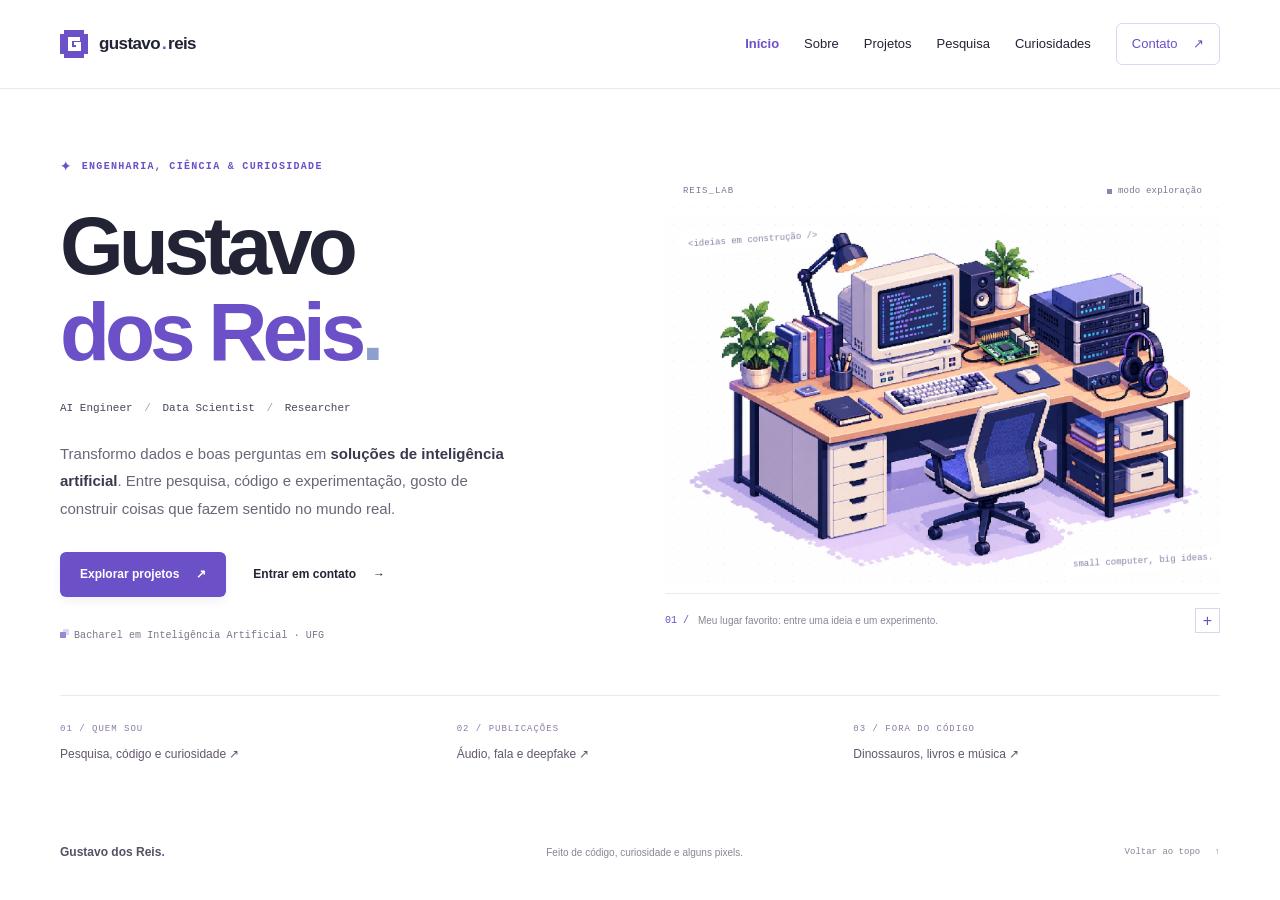
<file: index.html>
<!doctype html>
<html lang="pt-BR">
<head>
  <meta charset="utf-8">
  <meta name="viewport" content="width=device-width, initial-scale=1">
  <meta name="theme-color" content="#ffffff">
  <meta name="description" content="Gustavo dos Reis — engenharia de IA, ciência de dados e pesquisa. Projetos em LLMs, RAG, agentes de IA, machine learning e áudio.">
  <meta property="og:type" content="website">
  <meta property="og:title" content="Gustavo dos Reis · AI Engineer & Researcher">
  <meta property="og:description" content="Um laboratório de ideias, código e inteligência artificial aplicada a problemas reais.">
  <title>Gustavo dos Reis · AI Engineer & Researcher</title>
  <link rel="icon" href="./assets/favicon.svg" type="image/svg+xml">
  <link rel="stylesheet" href="./styles.css">
  <script src="./content.js" defer></script>
  <script src="./script.js" defer></script>
</head>
<body id="top" class="page-index"><a class="skip-link" href="#conteudo">Pular para o conteúdo</a><header class="site-header">
    <div class="container header-inner">
      <a class="wordmark" href="./index.html" aria-label="Gustavo dos Reis, início"><svg class="brand-mark" width="28" height="28" viewBox="0 0 28 28" aria-hidden="true"><path fill="currentColor" d="M4 0h20v4h4v20h-4v4H4v-4H0V4h4z"/><path fill="white" d="M8 7h12v4h-8v6h4v-2h-2v-3h7v9H8z"/></svg><span>gustavo<span class="wordmark-dot">.</span>reis</span></a>
      <button class="menu-toggle" type="button" aria-expanded="false" aria-controls="main-nav"><span>Menu</span><svg width="18" height="18" viewBox="0 0 18 18" fill="none" aria-hidden="true"><path d="M2 5h14M2 9h14M2 13h14" stroke="currentColor" stroke-width="1.5"/></svg></button>
      <nav id="main-nav" aria-label="Navegação principal"><a href="./index.html" aria-current="page">Início</a><a href="./sobre.html">Sobre</a><a href="./projetos.html">Projetos</a><a href="./pesquisa.html">Pesquisa</a><a href="./curiosidades.html">Curiosidades</a><a class="nav-contact" href="./contato.html">Contato <span aria-hidden="true">↗</span></a></nav>
    </div>
  </header><main id="conteudo"><section class="hero container" id="inicio" aria-labelledby="hero-title">
      <div class="hero-copy">
        <p class="eyebrow"><span class="pixel-plus" aria-hidden="true">✦</span> ENGENHARIA, CIÊNCIA & CURIOSIDADE</p>
        <h1 id="hero-title">Gustavo<br><span>dos Reis<span class="name-dot">.</span></span></h1>
        <p class="hero-role">AI Engineer <span aria-hidden="true">/</span> Data Scientist <span aria-hidden="true">/</span> Researcher</p>
        <p class="hero-intro">Transformo dados e boas perguntas em <strong>soluções de inteligência artificial</strong>. Entre pesquisa, código e experimentação, gosto de construir coisas que fazem sentido no mundo real.</p>
        <div class="hero-actions"><a class="button button-primary" href="./projetos.html">Explorar projetos <span aria-hidden="true">↗</span></a><a class="button button-text" href="./contato.html">Entrar em contato <span aria-hidden="true">→</span></a></div>
        <div class="hero-footnote"><span class="small-pixel" aria-hidden="true"></span> Bacharel em Inteligência Artificial · UFG</div>
      </div>
      <figure class="lab-figure">
        <div class="lab-topline"><span>REIS_LAB</span><span><i class="status-dot" aria-hidden="true"></i> modo exploração</span></div>
        <div class="lab-image-wrap"><img class="lab-image" src="./assets/lab.webp" width="1536" height="1024" alt="Laboratório em pixel art com computador, Raspberry Pi, livros, fones e uma pequena planta." fetchpriority="high"><span class="lab-label label-code">&lt;ideias em construção /&gt;</span><span class="lab-label label-pi">small computer, big ideas.</span></div>
        <figcaption><span class="figure-number">01 /</span> Meu lugar favorito: entre uma ideia e um experimento.<button class="lab-info" type="button" aria-label="Descobrir uma curiosidade sobre meu laboratório" aria-controls="lab-note" aria-expanded="false">+</button></figcaption>
        <p id="lab-note" class="lab-note" hidden>No homelab, exploro arquiteturas, automação, segurança e MLOps com um Raspberry Pi 5. Um espaço para testar, entender e construir.</p>
      </figure>
    </section><div class="home-shortcuts container"><a href="./sobre.html"><span>01 / QUEM SOU</span>Pesquisa, código e curiosidade ↗</a><a href="./pesquisa.html"><span>02 / PUBLICAÇÕES</span>Áudio, fala e deepfake ↗</a><a href="./curiosidades.html"><span>03 / FORA DO CÓDIGO</span>Dinossauros, livros e música ↗</a></div></main><footer class="container footer"><a class="footer-name" href="./index.html">Gustavo dos Reis<span class="accent">.</span></a><p>Feito de código, curiosidade e alguns pixels.</p><a href="#top">Voltar ao topo <span aria-hidden="true">↑</span></a></footer></body></html>
</file>
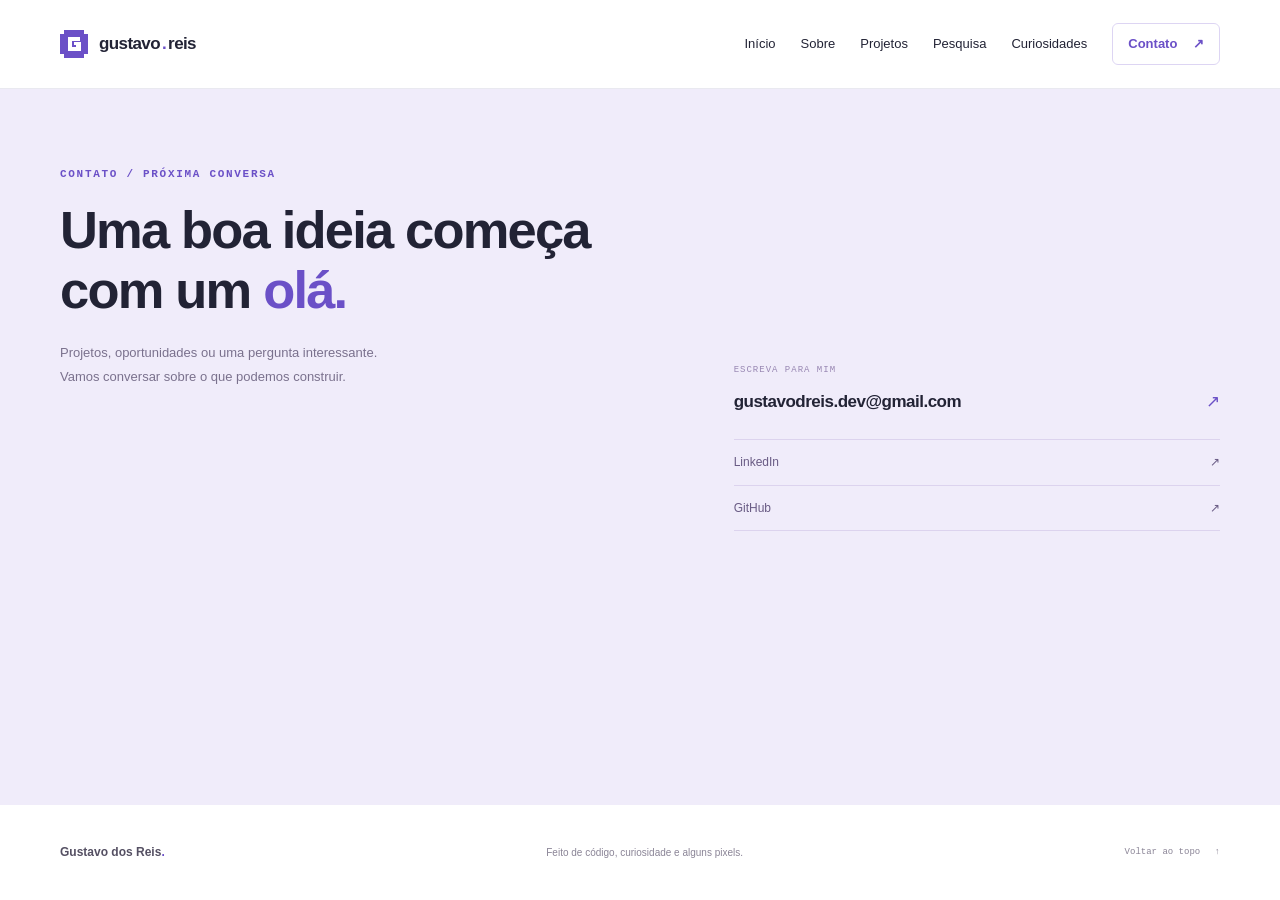
<file: contato.html>
<!doctype html>
<html lang="pt-BR">
<head>
  <meta charset="utf-8">
  <meta name="viewport" content="width=device-width, initial-scale=1">
  <meta name="theme-color" content="#ffffff">
  <meta name="description" content="Gustavo dos Reis — engenharia de IA, ciência de dados e pesquisa. Projetos em LLMs, RAG, agentes de IA, machine learning e áudio.">
  <meta property="og:type" content="website">
  <meta property="og:title" content="Contato · Gustavo dos Reis">
  <meta property="og:description" content="Um laboratório de ideias, código e inteligência artificial aplicada a problemas reais.">
  <title>Contato · Gustavo dos Reis</title>
  <link rel="icon" href="./assets/favicon.svg" type="image/svg+xml">
  <link rel="stylesheet" href="./styles.css">
  <script src="./content.js" defer></script>
  <script src="./script.js" defer></script>
</head>
<body id="top" class="page-contato"><a class="skip-link" href="#conteudo">Pular para o conteúdo</a><header class="site-header">
    <div class="container header-inner">
      <a class="wordmark" href="./index.html" aria-label="Gustavo dos Reis, início"><svg class="brand-mark" width="28" height="28" viewBox="0 0 28 28" aria-hidden="true"><path fill="currentColor" d="M4 0h20v4h4v20h-4v4H4v-4H0V4h4z"/><path fill="white" d="M8 7h12v4h-8v6h4v-2h-2v-3h7v9H8z"/></svg><span>gustavo<span class="wordmark-dot">.</span>reis</span></a>
      <button class="menu-toggle" type="button" aria-expanded="false" aria-controls="main-nav"><span>Menu</span><svg width="18" height="18" viewBox="0 0 18 18" fill="none" aria-hidden="true"><path d="M2 5h14M2 9h14M2 13h14" stroke="currentColor" stroke-width="1.5"/></svg></button>
      <nav id="main-nav" aria-label="Navegação principal"><a href="./index.html">Início</a><a href="./sobre.html">Sobre</a><a href="./projetos.html">Projetos</a><a href="./pesquisa.html">Pesquisa</a><a href="./curiosidades.html">Curiosidades</a><a class="nav-contact" href="./contato.html" aria-current="page">Contato <span aria-hidden="true">↗</span></a></nav>
    </div>
  </header><main id="conteudo"><section class="contact-section" id="contato" aria-labelledby="contact-title"><div class="container contact-inner"><div><p class="eyebrow">CONTATO / PRÓXIMA CONVERSA</p><h1 id="contact-title">Uma boa ideia começa<br>com um <span>olá.</span></h1><p>Projetos, oportunidades ou uma pergunta interessante.<br>Vamos conversar sobre o que podemos construir.</p></div><div class="contact-links"><a class="email-link" href="mailto:gustavodreis.dev@gmail.com"><span class="contact-label">ESCREVA PARA MIM</span><span>gustavodreis.dev@gmail.com <b aria-hidden="true">↗</b></span></a><a class="social-link" href="https://linkedin.com/in/gustavo-reis-ba726921b" target="_blank" rel="noopener noreferrer">LinkedIn <span aria-hidden="true">↗</span><span class="sr-only"> (abre em nova aba)</span></a><a id="github-contact" href="https://github.com/Gusreis7" class="social-link" target="_blank" rel="noopener noreferrer">GitHub <span aria-hidden="true">↗</span><span class="sr-only"> (abre em nova aba)</span></a><a id="resume-link" class="social-link" hidden>Baixar currículo <span aria-hidden="true">↓</span></a></div></div></section></main><footer class="container footer"><a class="footer-name" href="./index.html">Gustavo dos Reis<span class="accent">.</span></a><p>Feito de código, curiosidade e alguns pixels.</p><a href="#top">Voltar ao topo <span aria-hidden="true">↑</span></a></footer></body></html>
</file>
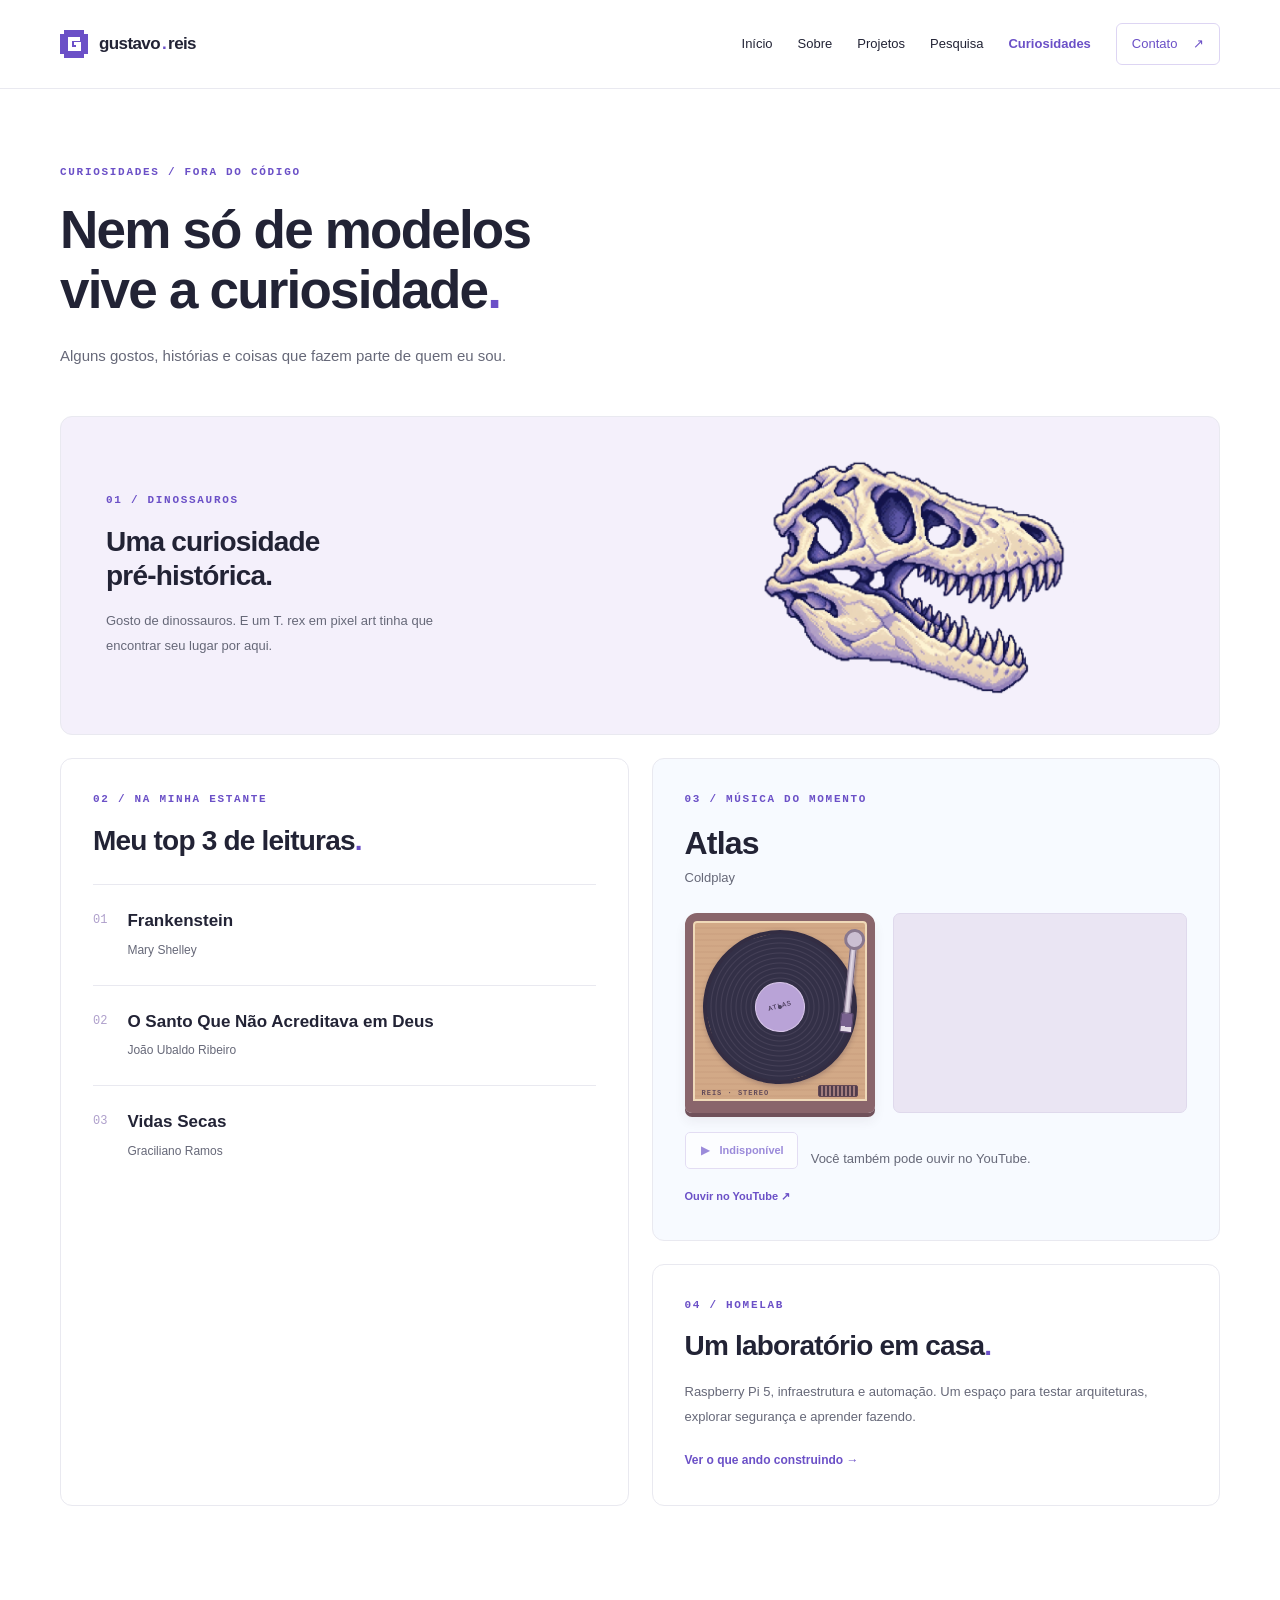
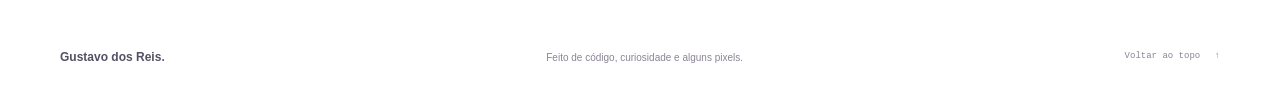
<file: curiosidades.html>
<!doctype html>
<html lang="pt-BR">
<head>
  <meta charset="utf-8">
  <meta name="viewport" content="width=device-width, initial-scale=1">
  <meta name="theme-color" content="#ffffff">
  <meta name="description" content="Gustavo dos Reis — engenharia de IA, ciência de dados e pesquisa. Projetos em LLMs, RAG, agentes de IA, machine learning e áudio.">
  <meta property="og:type" content="website">
  <meta property="og:title" content="Curiosidades · Gustavo dos Reis">
  <meta property="og:description" content="Um laboratório de ideias, código e inteligência artificial aplicada a problemas reais.">
  <title>Curiosidades · Gustavo dos Reis</title>
  <link rel="icon" href="./assets/favicon.svg" type="image/svg+xml">
  <link rel="stylesheet" href="./styles.css">
  <script src="./content.js" defer></script>
  <script src="./script.js" defer></script>
</head>
<body id="top" class="page-curiosidades"><a class="skip-link" href="#conteudo">Pular para o conteúdo</a><header class="site-header">
    <div class="container header-inner">
      <a class="wordmark" href="./index.html" aria-label="Gustavo dos Reis, início"><svg class="brand-mark" width="28" height="28" viewBox="0 0 28 28" aria-hidden="true"><path fill="currentColor" d="M4 0h20v4h4v20h-4v4H4v-4H0V4h4z"/><path fill="white" d="M8 7h12v4h-8v6h4v-2h-2v-3h7v9H8z"/></svg><span>gustavo<span class="wordmark-dot">.</span>reis</span></a>
      <button class="menu-toggle" type="button" aria-expanded="false" aria-controls="main-nav"><span>Menu</span><svg width="18" height="18" viewBox="0 0 18 18" fill="none" aria-hidden="true"><path d="M2 5h14M2 9h14M2 13h14" stroke="currentColor" stroke-width="1.5"/></svg></button>
      <nav id="main-nav" aria-label="Navegação principal"><a href="./index.html">Início</a><a href="./sobre.html">Sobre</a><a href="./projetos.html">Projetos</a><a href="./pesquisa.html">Pesquisa</a><a href="./curiosidades.html" aria-current="page">Curiosidades</a><a class="nav-contact" href="./contato.html">Contato <span aria-hidden="true">↗</span></a></nav>
    </div>
  </header><main id="conteudo"><section class="section container curiosities-page" aria-labelledby="curiosities-title"><div class="page-heading"><p class="eyebrow">CURIOSIDADES / FORA DO CÓDIGO</p><h1 id="curiosities-title">Nem só de modelos<br>vive a curiosidade<span class="accent">.</span></h1><p>Alguns gostos, histórias e coisas que fazem parte de quem eu sou.</p></div><div class="personal-grid"><article class="dino-card"><div><p class="eyebrow">01 / DINOSSAUROS</p><h2>Uma curiosidade<br>pré-histórica.</h2><p>Gosto de dinossauros. E um T. rex em pixel art tinha que encontrar seu lugar por aqui.</p></div><img src="./assets/trex-skull.webp" alt="Caveira de um T. rex de perfil em pixel art, com ossos claros e contornos roxos." width="1536" height="1024" loading="lazy"></article><article class="reading-card"><p class="eyebrow">02 / NA MINHA ESTANTE</p><h2>Meu top 3 de leituras<span class="accent">.</span></h2><ol class="book-list"><li><span class="book-rank">01</span><div><h3>Frankenstein</h3><p>Mary Shelley</p></div></li><li><span class="book-rank">02</span><div><h3>O Santo Que Não Acreditava em Deus</h3><p>João Ubaldo Ribeiro</p></div></li><li><span class="book-rank">03</span><div><h3>Vidas Secas</h3><p>Graciliano Ramos</p></div></li></ol></article><article class="music-card" id="music-card">
<div class="music-heading"><p class="eyebrow">03 / MÚSICA DO MOMENTO</p><h2>Atlas</h2><p class="music-artist">Coldplay</p></div>
<div class="music-playback"><div class="record-art" aria-hidden="true"><div class="record-disc"><span>ATLAS</span></div><span class="record-arm"></span></div><div class="youtube-shell"><iframe id="atlas-player" width="320" height="200" src="about:blank" title="Atlas — Coldplay, player do YouTube" allow="autoplay; encrypted-media; picture-in-picture; fullscreen" referrerpolicy="strict-origin-when-cross-origin" allowfullscreen></iframe></div></div>
<div class="music-controls"><button id="music-toggle" class="music-toggle" type="button" aria-pressed="false" aria-label="Tocar Atlas, de Coldplay" disabled><span id="music-toggle-icon" aria-hidden="true">▶</span><span id="music-toggle-label">Carregando</span></button><p id="music-status" class="music-status" role="status">Preparando a faixa…</p></div>
<a class="inline-link music-external" href="https://www.youtube.com/watch?v=Lh3TokLzzmw" target="_blank" rel="noopener noreferrer">Ouvir no YouTube ↗<span class="sr-only"> (abre em nova aba)</span></a>
<noscript><p>Ative o JavaScript para carregar a música configurada.</p></noscript>
</article><article class="homelab-card"><p class="eyebrow">04 / HOMELAB</p><h2>Um laboratório em casa<span class="accent">.</span></h2><p>Raspberry Pi 5, infraestrutura e automação. Um espaço para testar arquiteturas, explorar segurança e aprender fazendo.</p><a class="inline-link" href="./projetos.html">Ver o que ando construindo →</a></article></div></section></main><footer class="container footer"><a class="footer-name" href="./index.html">Gustavo dos Reis<span class="accent">.</span></a><p>Feito de código, curiosidade e alguns pixels.</p><a href="#top">Voltar ao topo <span aria-hidden="true">↑</span></a></footer></body></html>
</file>
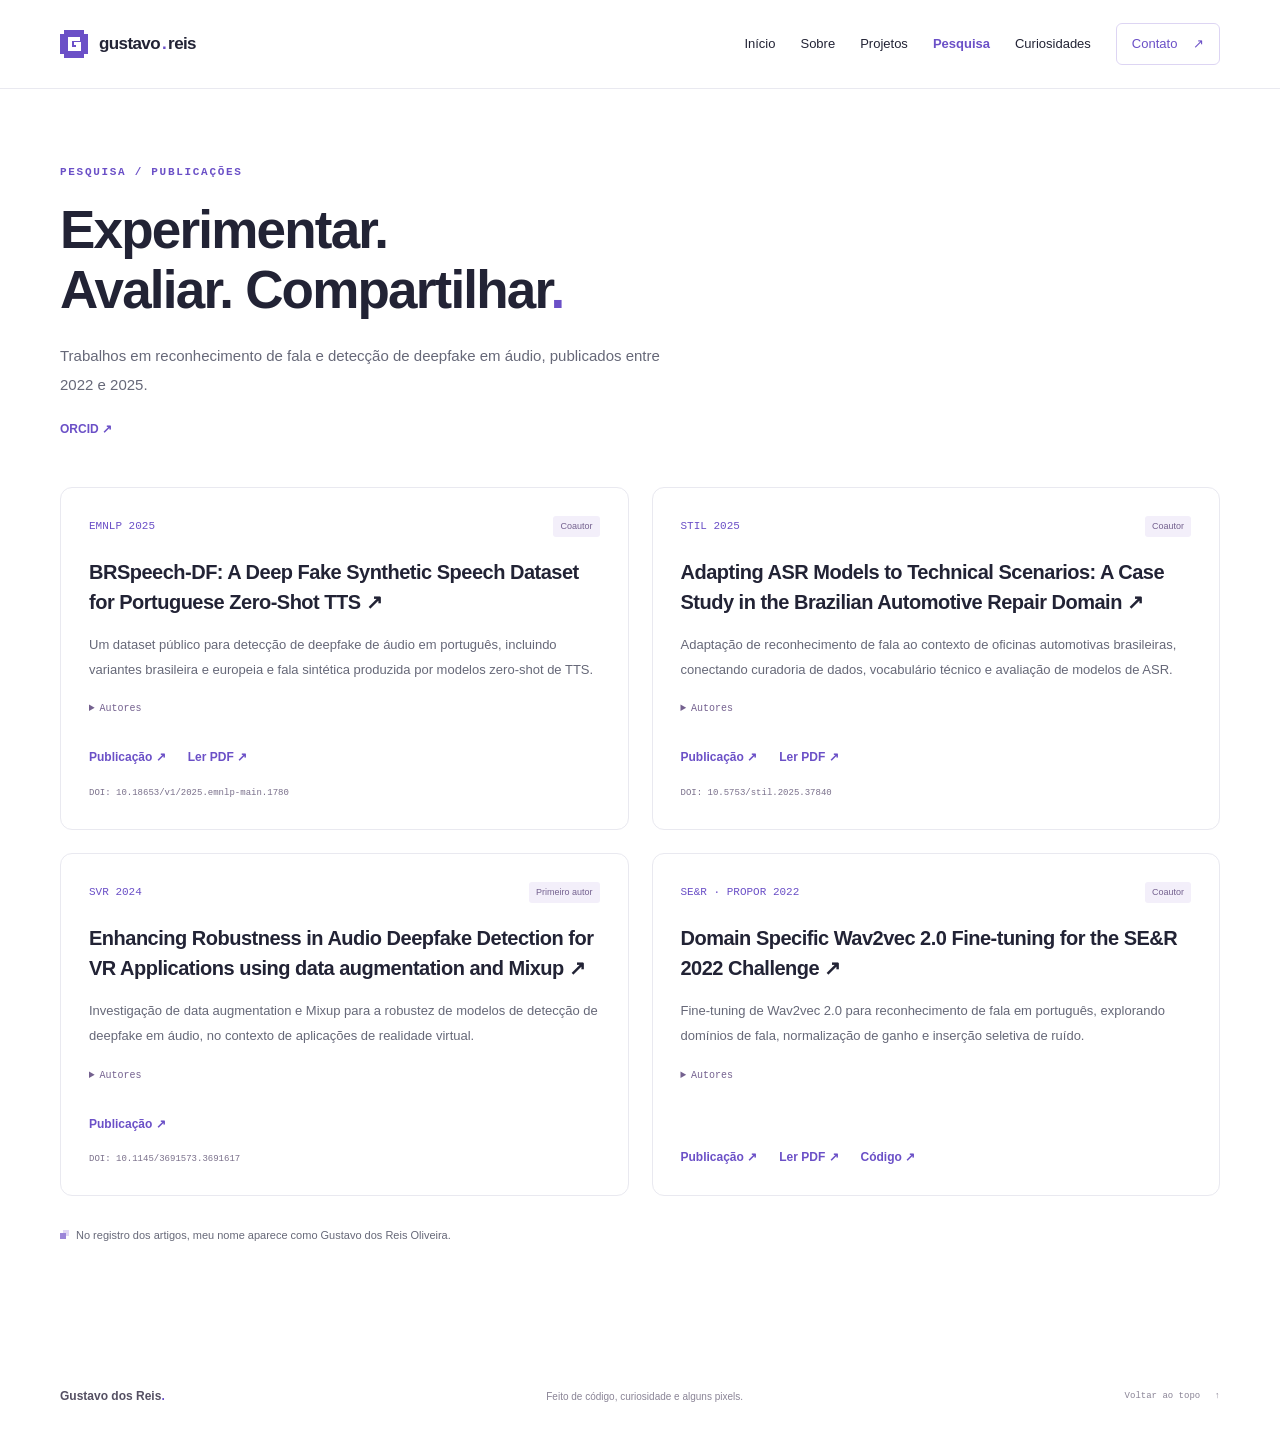
<file: pesquisa.html>
<!doctype html>
<html lang="pt-BR">
<head>
  <meta charset="utf-8">
  <meta name="viewport" content="width=device-width, initial-scale=1">
  <meta name="theme-color" content="#ffffff">
  <meta name="description" content="Gustavo dos Reis — engenharia de IA, ciência de dados e pesquisa. Projetos em LLMs, RAG, agentes de IA, machine learning e áudio.">
  <meta property="og:type" content="website">
  <meta property="og:title" content="Pesquisa e publicações · Gustavo dos Reis">
  <meta property="og:description" content="Um laboratório de ideias, código e inteligência artificial aplicada a problemas reais.">
  <title>Pesquisa e publicações · Gustavo dos Reis</title>
  <link rel="icon" href="./assets/favicon.svg" type="image/svg+xml">
  <link rel="stylesheet" href="./styles.css">
  <script src="./content.js" defer></script>
  <script src="./script.js" defer></script>
</head>
<body id="top" class="page-pesquisa"><a class="skip-link" href="#conteudo">Pular para o conteúdo</a><header class="site-header">
    <div class="container header-inner">
      <a class="wordmark" href="./index.html" aria-label="Gustavo dos Reis, início"><svg class="brand-mark" width="28" height="28" viewBox="0 0 28 28" aria-hidden="true"><path fill="currentColor" d="M4 0h20v4h4v20h-4v4H4v-4H0V4h4z"/><path fill="white" d="M8 7h12v4h-8v6h4v-2h-2v-3h7v9H8z"/></svg><span>gustavo<span class="wordmark-dot">.</span>reis</span></a>
      <button class="menu-toggle" type="button" aria-expanded="false" aria-controls="main-nav"><span>Menu</span><svg width="18" height="18" viewBox="0 0 18 18" fill="none" aria-hidden="true"><path d="M2 5h14M2 9h14M2 13h14" stroke="currentColor" stroke-width="1.5"/></svg></button>
      <nav id="main-nav" aria-label="Navegação principal"><a href="./index.html">Início</a><a href="./sobre.html">Sobre</a><a href="./projetos.html">Projetos</a><a href="./pesquisa.html" aria-current="page">Pesquisa</a><a href="./curiosidades.html">Curiosidades</a><a class="nav-contact" href="./contato.html">Contato <span aria-hidden="true">↗</span></a></nav>
    </div>
  </header><main id="conteudo"><section class="section container research-page" aria-labelledby="research-title"><div class="page-heading"><p class="eyebrow">PESQUISA / PUBLICAÇÕES</p><h1 id="research-title">Experimentar.<br>Avaliar. Compartilhar<span class="accent">.</span></h1><p>Trabalhos em reconhecimento de fala e detecção de deepfake em áudio, publicados entre 2022 e 2025.</p><a class="inline-link" href="https://orcid.org/0009-0001-2301-7310" target="_blank" rel="noopener noreferrer">ORCID ↗<span class="sr-only"> (abre em nova aba)</span></a></div><div id="publication-list" class="paper-list"></div><noscript><p>Consulte as publicações no <a href="https://orcid.org/0009-0001-2301-7310">meu ORCID</a>.</p></noscript><div class="research-note"><span class="small-pixel" aria-hidden="true"></span> No registro dos artigos, meu nome aparece como Gustavo dos Reis Oliveira.</div></section></main><footer class="container footer"><a class="footer-name" href="./index.html">Gustavo dos Reis<span class="accent">.</span></a><p>Feito de código, curiosidade e alguns pixels.</p><a href="#top">Voltar ao topo <span aria-hidden="true">↑</span></a></footer></body></html>
</file>
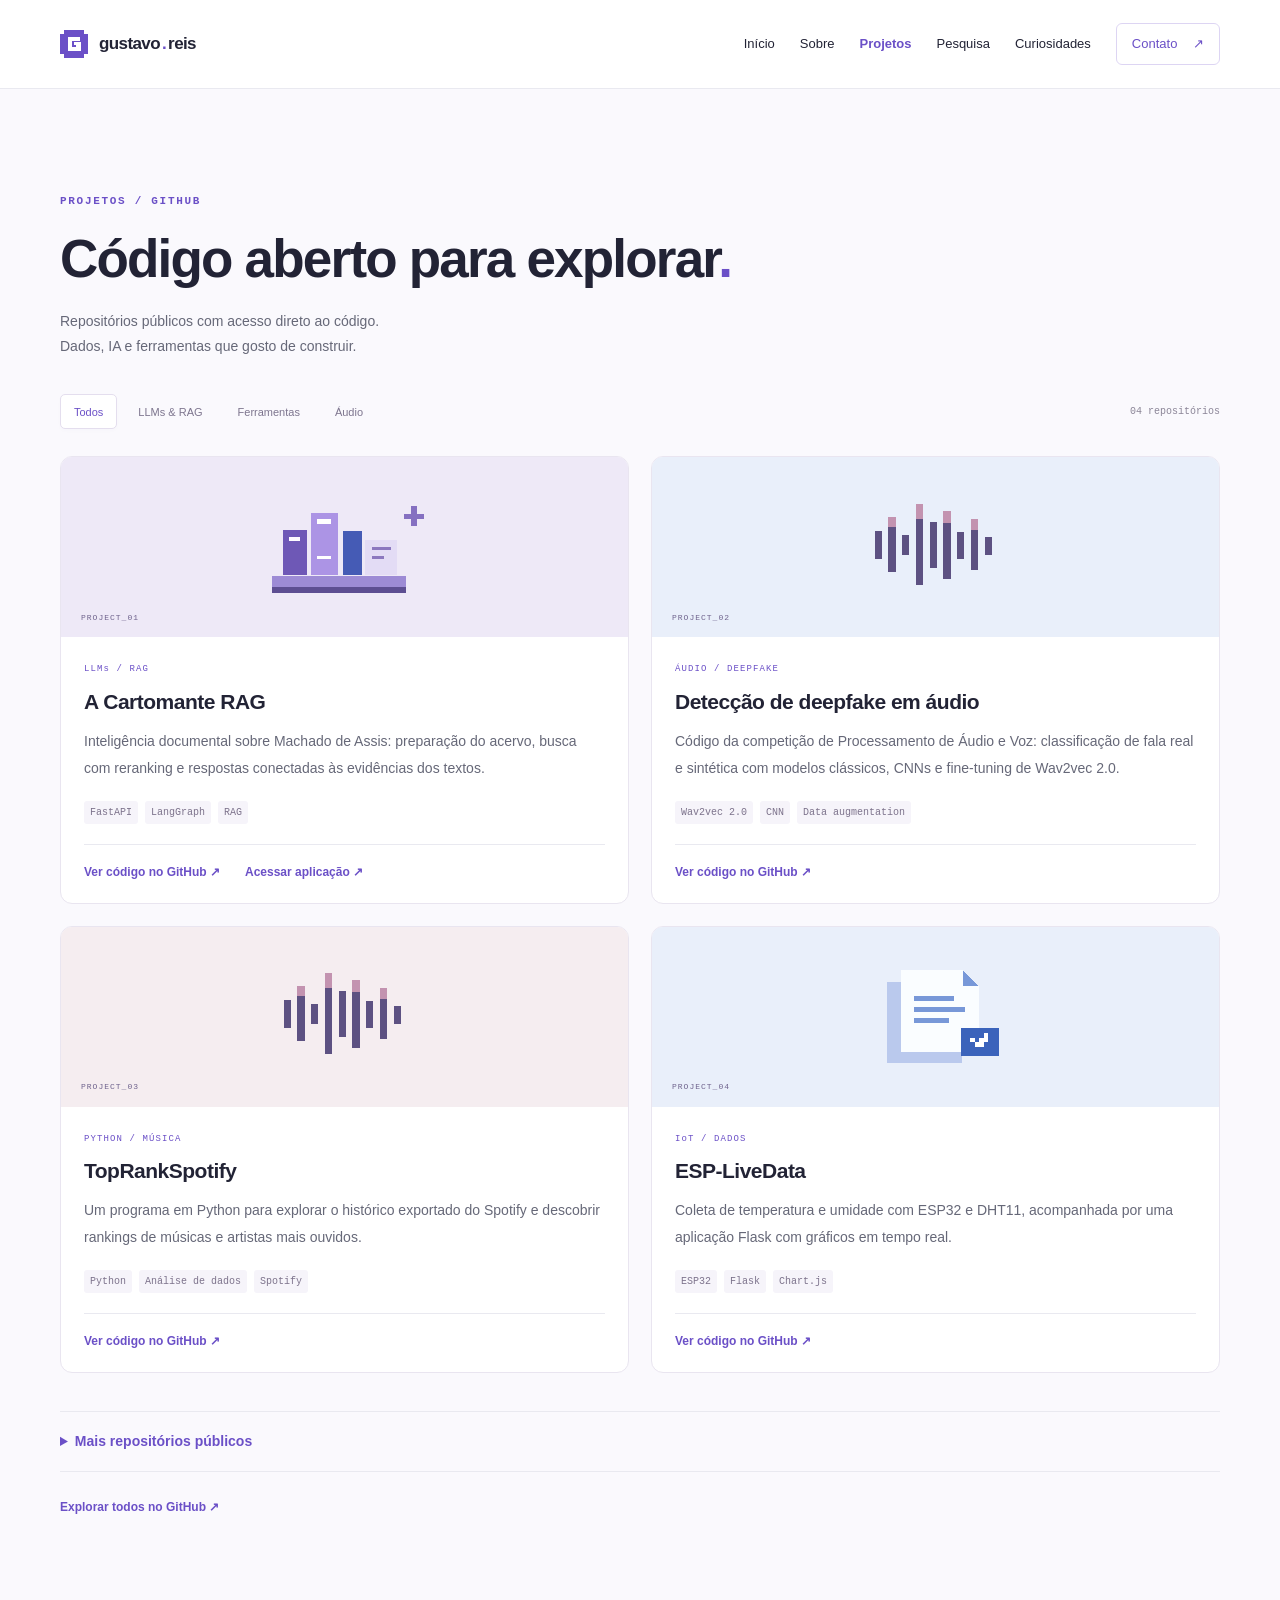
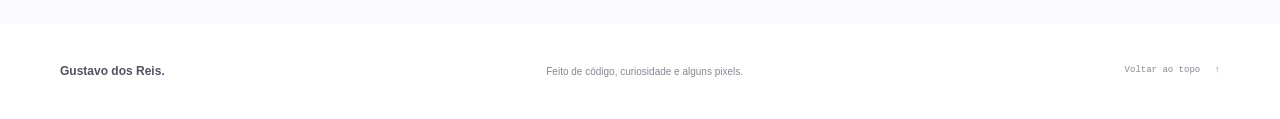
<file: projetos.html>
<!doctype html>
<html lang="pt-BR">
<head>
  <meta charset="utf-8">
  <meta name="viewport" content="width=device-width, initial-scale=1">
  <meta name="theme-color" content="#ffffff">
  <meta name="description" content="Gustavo dos Reis — engenharia de IA, ciência de dados e pesquisa. Projetos em LLMs, RAG, agentes de IA, machine learning e áudio.">
  <meta property="og:type" content="website">
  <meta property="og:title" content="Projetos · Gustavo dos Reis">
  <meta property="og:description" content="Um laboratório de ideias, código e inteligência artificial aplicada a problemas reais.">
  <title>Projetos · Gustavo dos Reis</title>
  <link rel="icon" href="./assets/favicon.svg" type="image/svg+xml">
  <link rel="stylesheet" href="./styles.css">
  <script src="./content.js" defer></script>
  <script src="./script.js" defer></script>
</head>
<body id="top" class="page-projetos"><a class="skip-link" href="#conteudo">Pular para o conteúdo</a><header class="site-header">
    <div class="container header-inner">
      <a class="wordmark" href="./index.html" aria-label="Gustavo dos Reis, início"><svg class="brand-mark" width="28" height="28" viewBox="0 0 28 28" aria-hidden="true"><path fill="currentColor" d="M4 0h20v4h4v20h-4v4H4v-4H0V4h4z"/><path fill="white" d="M8 7h12v4h-8v6h4v-2h-2v-3h7v9H8z"/></svg><span>gustavo<span class="wordmark-dot">.</span>reis</span></a>
      <button class="menu-toggle" type="button" aria-expanded="false" aria-controls="main-nav"><span>Menu</span><svg width="18" height="18" viewBox="0 0 18 18" fill="none" aria-hidden="true"><path d="M2 5h14M2 9h14M2 13h14" stroke="currentColor" stroke-width="1.5"/></svg></button>
      <nav id="main-nav" aria-label="Navegação principal"><a href="./index.html">Início</a><a href="./sobre.html">Sobre</a><a href="./projetos.html" aria-current="page">Projetos</a><a href="./pesquisa.html">Pesquisa</a><a href="./curiosidades.html">Curiosidades</a><a class="nav-contact" href="./contato.html">Contato <span aria-hidden="true">↗</span></a></nav>
    </div>
  </header><main id="conteudo"><section class="projects-section" id="projetos" aria-labelledby="projects-title"><div class="container section">
      <div class="section-heading"><div><p class="eyebrow">PROJETOS / GITHUB</p><h1 id="projects-title">Código aberto para explorar<span class="accent">.</span></h1></div><p>Repositórios públicos com acesso direto ao código.<br class="desktop-break"> Dados, IA e ferramentas que gosto de construir.</p></div>
      <div class="project-toolbar"><div class="filters" role="group" aria-label="Filtrar projetos por área"><button class="filter is-active" data-filter="all" type="button" aria-pressed="true">Todos</button><button class="filter" data-filter="generative" type="button" aria-pressed="false">LLMs & RAG</button><button class="filter" data-filter="tools" type="button" aria-pressed="false">Ferramentas</button><button class="filter" data-filter="audio" type="button" aria-pressed="false">Áudio</button></div><p id="project-count" class="project-count" aria-live="polite"></p></div>
      <div id="project-grid" class="project-grid"></div><details class="more-repos"><summary>Mais repositórios públicos</summary><ul id="other-repos"></ul></details><a class="inline-link github-all" href="https://github.com/Gusreis7?tab=repositories" target="_blank" rel="noopener noreferrer">Explorar todos no GitHub ↗<span class="sr-only"> (abre em nova aba)</span></a>
      <noscript><p>Explore os repositórios diretamente no <a href="https://github.com/Gusreis7?tab=repositories">GitHub de Gustavo</a>.</p></noscript>
    </div></section></main><footer class="container footer"><a class="footer-name" href="./index.html">Gustavo dos Reis<span class="accent">.</span></a><p>Feito de código, curiosidade e alguns pixels.</p><a href="#top">Voltar ao topo <span aria-hidden="true">↑</span></a></footer></body></html>
</file>
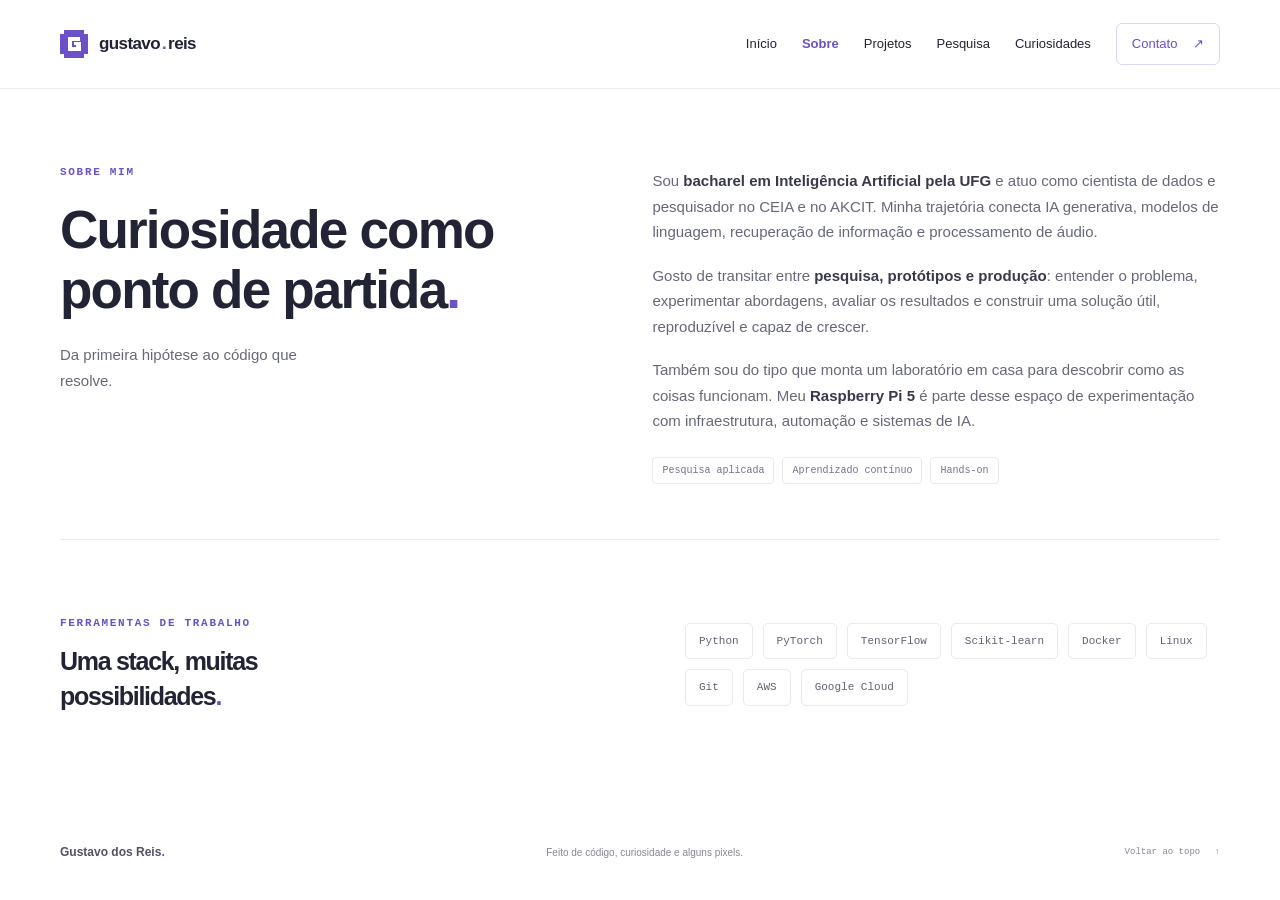
<file: sobre.html>
<!doctype html>
<html lang="pt-BR">
<head>
  <meta charset="utf-8">
  <meta name="viewport" content="width=device-width, initial-scale=1">
  <meta name="theme-color" content="#ffffff">
  <meta name="description" content="Gustavo dos Reis — engenharia de IA, ciência de dados e pesquisa. Projetos em LLMs, RAG, agentes de IA, machine learning e áudio.">
  <meta property="og:type" content="website">
  <meta property="og:title" content="Sobre mim · Gustavo dos Reis">
  <meta property="og:description" content="Um laboratório de ideias, código e inteligência artificial aplicada a problemas reais.">
  <title>Sobre mim · Gustavo dos Reis</title>
  <link rel="icon" href="./assets/favicon.svg" type="image/svg+xml">
  <link rel="stylesheet" href="./styles.css">
  <script src="./content.js" defer></script>
  <script src="./script.js" defer></script>
</head>
<body id="top" class="page-sobre"><a class="skip-link" href="#conteudo">Pular para o conteúdo</a><header class="site-header">
    <div class="container header-inner">
      <a class="wordmark" href="./index.html" aria-label="Gustavo dos Reis, início"><svg class="brand-mark" width="28" height="28" viewBox="0 0 28 28" aria-hidden="true"><path fill="currentColor" d="M4 0h20v4h4v20h-4v4H4v-4H0V4h4z"/><path fill="white" d="M8 7h12v4h-8v6h4v-2h-2v-3h7v9H8z"/></svg><span>gustavo<span class="wordmark-dot">.</span>reis</span></a>
      <button class="menu-toggle" type="button" aria-expanded="false" aria-controls="main-nav"><span>Menu</span><svg width="18" height="18" viewBox="0 0 18 18" fill="none" aria-hidden="true"><path d="M2 5h14M2 9h14M2 13h14" stroke="currentColor" stroke-width="1.5"/></svg></button>
      <nav id="main-nav" aria-label="Navegação principal"><a href="./index.html">Início</a><a href="./sobre.html" aria-current="page">Sobre</a><a href="./projetos.html">Projetos</a><a href="./pesquisa.html">Pesquisa</a><a href="./curiosidades.html">Curiosidades</a><a class="nav-contact" href="./contato.html">Contato <span aria-hidden="true">↗</span></a></nav>
    </div>
  </header><main id="conteudo"><section class="section container about" id="sobre" aria-labelledby="about-title">
      <div class="section-intro"><p class="eyebrow">SOBRE MIM</p><h1 id="about-title">Curiosidade como<br>ponto de partida<span class="accent">.</span></h1><p class="section-lead">Da primeira hipótese ao código que resolve.</p></div>
      <div class="about-copy"><p>Sou <strong>bacharel em Inteligência Artificial pela UFG</strong> e atuo como cientista de dados e pesquisador no CEIA e no AKCIT. Minha trajetória conecta IA generativa, modelos de linguagem, recuperação de informação e processamento de áudio.</p><p>Gosto de transitar entre <strong>pesquisa, protótipos e produção</strong>: entender o problema, experimentar abordagens, avaliar os resultados e construir uma solução útil, reproduzível e capaz de crescer.</p><p>Também sou do tipo que monta um laboratório em casa para descobrir como as coisas funcionam. Meu <strong>Raspberry Pi 5</strong> é parte desse espaço de experimentação com infraestrutura, automação e sistemas de IA.</p><div class="about-tags"><span>Pesquisa aplicada</span><span>Aprendizado contínuo</span><span>Hands-on</span></div></div>
    </section><section class="section container stack" aria-labelledby="stack-title"><div><p class="eyebrow">FERRAMENTAS DE TRABALHO</p><h2 id="stack-title">Uma stack, muitas possibilidades<span class="accent">.</span></h2></div><ul class="stack-list" aria-label="Tecnologias"><li>Python</li><li>PyTorch</li><li>TensorFlow</li><li>Scikit-learn</li><li>Docker</li><li>Linux</li><li>Git</li><li>AWS</li><li>Google Cloud</li></ul></section></main><footer class="container footer"><a class="footer-name" href="./index.html">Gustavo dos Reis<span class="accent">.</span></a><p>Feito de código, curiosidade e alguns pixels.</p><a href="#top">Voltar ao topo <span aria-hidden="true">↑</span></a></footer></body></html>
</file>
<file: styles.css>
/* White canvas, blue/violet accents, pixel details. No remote dependencies. */
:root{--ink:#222335;--muted:#666878;--purple:#6b50c7;--purple-dark:#5539ae;--blue:#4e73bd;--line:#e9e9f0;--soft:#faf9fd;--mono:ui-monospace,SFMono-Regular,Consolas,"Liberation Mono",monospace;--sans:Inter,"Segoe UI",Arial,sans-serif;--radius:12px}
*{box-sizing:border-box}html{scroll-behavior:smooth;scroll-padding-top:100px}body{margin:0;background:#fff;color:var(--ink);font-family:var(--sans);font-size:16px;line-height:1.7;-webkit-font-smoothing:antialiased}a{color:inherit;text-decoration:none}button{font:inherit;color:inherit;cursor:pointer}button,a{-webkit-tap-highlight-color:transparent}button{background:none}img,svg{display:block;max-width:100%}h1,h2,h3,p,figure{margin:0}h1,h2,h3{line-height:1.15}button:focus-visible,a:focus-visible{outline:3px solid #a895eb;outline-offset:5px;border-radius:3px}::selection{background:#e7defc;color:#34295b}[hidden]{display:none!important}.container{width:min(1160px,calc(100% - 80px));margin-inline:auto}.section{padding-block:104px}.accent{color:var(--purple)}.eyebrow{font-family:var(--mono);font-size:11px;font-weight:600;letter-spacing:1.7px;line-height:1.6;color:var(--purple)}.section-intro h2,.section-heading h2,.stack h2{font-size:clamp(27px,3.1vw,39px);font-weight:650;letter-spacing:-1.3px;margin-top:18px}.section-lead{margin-top:22px;color:var(--muted);max-width:290px;font-size:15px}.sr-only{position:absolute;width:1px;height:1px;padding:0;margin:-1px;overflow:hidden;clip:rect(0,0,0,0);white-space:nowrap;border:0}.skip-link{position:fixed;top:-100px;left:16px;background:var(--purple);color:white;padding:12px;z-index:100}.skip-link:focus{top:12px}
.site-header{background:#ffffffed;border-bottom:1px solid var(--line);position:sticky;top:0;z-index:20;backdrop-filter:blur(14px)}.header-inner{height:88px;display:flex;justify-content:space-between;align-items:center}.wordmark{display:inline-flex;gap:11px;align-items:center;font-size:17px;letter-spacing:-.6px;font-weight:650}.brand-mark{color:var(--purple)}.wordmark-dot{color:var(--purple);padding:0 2px}#main-nav{display:flex;gap:34px;align-items:center;font-size:13px}#main-nav a{transition:color .2s}#main-nav a:hover{color:var(--purple)}#main-nav .nav-contact{border:1px solid #ddd5f3;border-radius:6px;padding:9px 15px;color:var(--purple)}.nav-contact span{margin-left:12px}.menu-toggle{display:none}
.hero{display:grid;grid-template-columns:1.05fr 1fr;align-items:center;gap:22px;padding-top:83px;padding-bottom:86px;min-height:650px}.hero .eyebrow{font-size:10px;letter-spacing:1.3px;display:flex;gap:9px;align-items:center}.pixel-plus{font-size:19px;line-height:1}.hero h1{font-size:clamp(60px,6.4vw,85px);font-weight:700;letter-spacing:-5px;line-height:1.04;margin-top:27px}.hero h1>span{color:var(--purple)}.name-dot{color:#8c9fce}.hero-role{font-family:var(--mono);font-size:11px;line-height:1.9;margin-top:24px;color:#45475d}.hero-role>span{padding-inline:5px;color:#aaa2c0}.hero-intro{max-width:450px;margin-top:21px;color:var(--muted);font-size:15px;line-height:1.85}.hero-intro strong{font-weight:550;color:#39394d}.hero-actions{display:flex;align-items:center;flex-wrap:wrap;gap:13px;margin-top:29px}.button{display:inline-flex;align-items:center;justify-content:center;gap:17px;font-size:12px;font-weight:600;min-height:45px;padding:11px 19px;border:1px solid transparent;border-radius:6px;transition:background .2s,transform .2s}.button:hover{transform:translateY(-2px)}.button-primary{background:var(--purple);color:#fff;box-shadow:0 4px 9px #6549bb15}.button-primary:hover{background:var(--purple-dark)}.button-text{padding-inline:13px}.button-text:hover{color:var(--purple);background:var(--soft)}.button-secondary{border-color:#dcd4ee;color:var(--purple)}.hero-footnote{font-family:var(--mono);font-size:10px;letter-spacing:.1px;color:#77768b;display:flex;align-items:center;gap:8px;margin-top:30px}.small-pixel{display:inline-block;width:6px;height:6px;background:#9c86d9;box-shadow:3px -3px #e0d7f4}
.lab-figure{min-width:0;align-self:center;position:relative;margin-top:30px}.lab-topline{display:flex;justify-content:space-between;font-family:var(--mono);font-size:9px;letter-spacing:1px;color:#7b7593;padding:0 18px}.lab-topline>span:last-child{display:flex;align-items:center;gap:6px;letter-spacing:.2px}.status-dot{width:5px;height:5px;display:inline-block;background:#8e80b2}.lab-image-wrap{position:relative;padding:15px 0 9px;background-image:radial-gradient(#c9bce550 .8px,transparent .8px);background-size:17px 17px}.lab-image{width:100%;height:auto;mix-blend-mode:multiply;image-rendering:auto}.lab-label{position:absolute;font-family:var(--mono);font-size:9px;color:#8a7fa4;white-space:nowrap;background:#fff;padding:3px 7px}.label-code{top:31px;left:16px;transform:rotate(-4deg)}.label-pi{bottom:21px;right:0;transform:rotate(-3deg)}.lab-figure figcaption{border-top:1px solid var(--line);padding:14px 0;display:flex;align-items:center;gap:9px;font-size:10px;color:#8a8597}.figure-number{font-family:var(--mono);color:var(--purple);flex-shrink:0}.lab-info{margin-left:auto;border:1px solid #ddd4ed;width:25px;height:25px;line-height:1;font-size:16px;flex-shrink:0;color:var(--purple)}.lab-note{padding:14px;background:var(--soft);border-radius:5px;font-size:12px;color:var(--muted)}
.specialties-band{border-block:1px solid var(--line)}.specialties{display:flex;justify-content:space-between;align-items:center;gap:22px;padding-block:21px;color:#78748a;font-family:var(--mono);font-size:11px;letter-spacing:.2px}.specialties b{font-size:14px;color:#b9aed5;font-weight:400}.about{display:grid;grid-template-columns:.85fr 1fr;gap:110px}.about-copy{font-size:15px;color:var(--muted);padding-top:4px}.about-copy p+p{margin-top:18px}.about-copy strong{color:#39394d;font-weight:550}.about-tags{display:flex;flex-wrap:wrap;gap:8px;margin-top:23px}.about-tags span{font-family:var(--mono);font-size:10px;border:1px solid var(--line);border-radius:4px;padding:4px 9px;color:#777087}
.projects-section{background:var(--soft);border-block:1px solid #efedf5}.section-heading{display:flex;justify-content:space-between;gap:35px;align-items:flex-end}.section-heading>p{font-size:13px;color:var(--muted);line-height:1.8}.project-toolbar{display:flex;justify-content:space-between;gap:16px;align-items:center;margin-top:35px;margin-bottom:27px}.filters{display:flex;flex-wrap:wrap;gap:7px}.filter{border:1px solid transparent;border-radius:5px;padding:7px 13px;font-size:11px;min-height:35px;color:#7d758e}.filter:hover{background:#f0ebf9}.filter.is-active{background:#fff;border-color:#e4deee;color:var(--purple);box-shadow:0 2px 4px #51436f04}.project-count{font-family:var(--mono);font-size:10px;color:#8b8597;white-space:nowrap}.project-grid{display:grid;grid-template-columns:repeat(3,minmax(0,1fr));gap:22px}.project-card{border:1px solid #e9e5f0;border-radius:var(--radius);overflow:hidden;background:#fff;display:flex;flex-direction:column;transition:transform .2s,box-shadow .2s}.project-card:hover{transform:translateY(-4px);box-shadow:0 10px 24px #38255a0a}.project-art{height:184px;position:relative;display:flex;justify-content:center;align-items:center}.project-art svg{width:220px;height:145px;shape-rendering:crispEdges}.lavender{background:#eee9f7}.blue{background:#e9effa}.peach{background:#f5edf0}.art-corner{position:absolute;bottom:13px;left:20px;font-family:var(--mono);font-size:8px;letter-spacing:1px;color:#6e628c}.project-body{padding:25px 23px 20px;flex:1;display:flex;flex-direction:column}.project-category{font-family:var(--mono);font-size:9px;letter-spacing:1.1px;color:var(--purple)}.project-body h3{font-size:19px;letter-spacing:-.5px;margin-top:11px}.project-description{margin-top:13px;font-size:12px;line-height:1.9;color:var(--muted)}.project-tags{display:flex;flex-wrap:wrap;gap:7px;list-style:none;padding:0;margin:20px 0}.project-tags li{font-family:var(--mono);font-size:8px;color:#7d738c;padding:3px 6px;background:#f6f4fa;border-radius:3px}.project-link{display:flex;justify-content:space-between;width:100%;text-align:left;margin-top:auto;padding:15px 0 0;border:0;border-top:1px solid var(--line);font-size:11px;color:var(--purple);font-weight:600}.project-link:hover{color:var(--purple-dark)}
.research{display:grid;grid-template-columns:.85fr 1.1fr;gap:90px}.inline-link{display:inline-flex;gap:25px;align-items:center;font-size:12px;font-weight:600;color:var(--purple)}.research .inline-link{margin-top:26px}.research-list article{display:flex;gap:18px;position:relative;padding-block:25px;border-bottom:1px solid var(--line)}.research-list article:first-child{padding-top:0}.research-list article:last-child{border:0;padding-bottom:0}.research-index{font-family:var(--mono);font-size:10px;color:#a197b6;padding-top:3px}.research-category{font-family:var(--mono);font-size:9px;letter-spacing:1px;color:#9183ab;padding-right:40px}.research-list h3{font-size:17px;letter-spacing:-.4px;margin-top:10px}.research-list article div>p:last-child{font-size:12px;color:var(--muted);line-height:1.9;margin-top:10px}.research-institute{position:absolute;top:25px;right:0;font-family:var(--mono);font-size:8px;color:#79609d;border:1px solid #e2dbef;padding:1px 5px;border-radius:3px}.research-list article:first-child .research-institute{top:0}.publications{grid-column:1/-1;border-top:1px solid var(--line);padding-top:30px}.publications h3{font-size:22px}.publications ul{padding:0;list-style:none}.publications li{padding-block:15px}.publication-venue{display:block;font-size:12px;color:var(--muted)}
.curiosity-section{background:#f9faff;border-block:1px solid #eef0f8}.interest-grid{display:grid;grid-template-columns:repeat(3,minmax(0,1fr));gap:55px;margin-top:48px}.interest-grid article{position:relative;padding-top:8px}.pixel-icon{font-family:var(--mono);font-size:36px;line-height:1;color:#9784c5;display:block}.interest-number{position:absolute;top:11px;right:0;font-family:var(--mono);font-size:10px;color:#aaa0be}.interest-grid h3{font-size:17px;letter-spacing:-.5px;margin-top:23px}.interest-grid article>p:last-child{font-size:13px;color:var(--muted);line-height:1.9;margin-top:13px}.stack{padding-block:70px;display:grid;grid-template-columns:1fr 1fr;align-items:center;gap:90px}.stack h2{font-size:25px;line-height:1.4;max-width:320px;margin-top:12px}.stack-list{display:flex;flex-wrap:wrap;gap:10px;list-style:none;padding:0;margin:0}.stack-list li{padding:8px 13px;border:1px solid var(--line);border-radius:5px;font-family:var(--mono);font-size:11px;color:#656174}
.contact-section{background:#f0ecfa;border-top:1px solid #e8e1f5}.contact-inner{display:grid;grid-template-columns:1.2fr 1fr;gap:90px;padding-block:76px}.contact-inner h2{font-size:42px;font-weight:600;letter-spacing:-1.8px;margin-top:17px}.contact-inner h2 span{color:var(--purple)}.contact-inner>div>p:last-child{font-size:13px;line-height:1.9;color:#7a718d;margin-top:20px}.contact-links{align-self:center;min-width:0}.email-link{display:block;padding-bottom:22px;border-bottom:1px solid #dcd3ee}.contact-label{display:block;font-family:var(--mono);font-size:9px;letter-spacing:1px;color:#9887b2;margin-bottom:10px}.email-link>span:last-child{display:flex;justify-content:space-between;align-items:center;gap:15px;font-size:17px;font-weight:550;letter-spacing:-.5px;overflow-wrap:anywhere}.email-link b{font-weight:400;color:var(--purple)}.social-link{display:flex;justify-content:space-between;align-items:center;font-size:12px;color:#695b84;padding-block:12px;border-bottom:1px solid #dcd3ee}.social-link:hover,.email-link:hover{color:var(--purple)}.footer{display:flex;justify-content:space-between;align-items:center;gap:24px;min-height:95px;font-size:10px;color:#8a8496}.footer-name{font-size:12px;font-weight:600;color:#555063}.footer>a:last-child{font-family:var(--mono);font-size:9px}.footer>a:last-child span{margin-left:9px}
dialog{color:var(--ink);font-family:var(--sans);line-height:1.7;width:min(600px,calc(100% - 32px));max-height:85dvh;border:1px solid #e3dcef;border-radius:14px;padding:32px;box-shadow:0 25px 100px #201a3930;overflow:auto}dialog::backdrop{background:#25203866;backdrop-filter:blur(4px)}body:has(dialog[open]){overflow:hidden}.dialog-top{display:flex;justify-content:space-between;align-items:center;margin-bottom:23px;gap:15px}.dialog-top .eyebrow{font-size:9px}.dialog-close{border:1px solid var(--line);border-radius:5px;width:36px;height:36px;line-height:1;font-size:23px;color:#7f7095;flex-shrink:0}dialog h2{font-size:29px;margin-top:12px;letter-spacing:-1px}#dialog-description{font-size:14px;color:var(--muted);margin-top:15px}#dialog-body section{padding-top:23px}#dialog-body h3{font-size:14px}#dialog-body p{font-size:13px;color:var(--muted);margin-top:8px}.dialog-links{display:flex;gap:12px;flex-wrap:wrap;padding-top:10px}.toast{position:fixed;bottom:25px;left:50%;transform:translateX(-50%);background:var(--ink);color:white;padding:12px 20px;border-radius:6px;font-size:12px;z-index:50}
@media(min-width:1440px){.hero{padding-block:95px}.hero h1{font-size:88px}}
@media(max-width:1050px){.container{width:calc(100% - 64px)}.hero{gap:16px;padding-top:65px;min-height:610px}.hero h1{font-size:68px}.hero-role{font-size:10px}.hero .eyebrow{font-size:9px;letter-spacing:.8px}.hero-actions{gap:5px}.button{padding-inline:14px}.about,.research{gap:55px}.section{padding-block:80px}.project-grid{gap:15px}.project-body{padding-inline:18px}.project-art{height:160px}.interest-grid{gap:30px}.contact-inner,.stack{gap:40px}.email-link>span:last-child{font-size:15px}.section-heading>p{font-size:11px}.specialties{gap:12px;font-size:10px}}
@media(max-width:760px){html{scroll-padding-top:85px}.container{width:calc(100% - 40px)}.header-inner{height:72px}.wordmark{font-size:15px}.brand-mark{width:24px;height:24px}.menu-toggle{display:flex;gap:9px;align-items:center;border:1px solid var(--line);border-radius:5px;font-size:11px;min-height:38px;padding:7px 10px}#main-nav{display:none;position:absolute;top:72px;left:0;right:0;flex-direction:column;align-items:stretch;gap:0;padding:12px 20px 20px;background:white;border-bottom:1px solid var(--line);box-shadow:0 10px 18px #31204409}#main-nav.is-open{display:flex}#main-nav>a{padding:13px 6px}#main-nav .nav-contact{margin-top:8px;padding-inline:12px}.hero{grid-template-columns:1fr;gap:35px;padding-top:52px;padding-bottom:39px;min-height:0}.hero-copy{max-width:570px}.hero h1{font-size:72px;letter-spacing:-4px;margin-top:23px}.hero .eyebrow{font-size:9px;letter-spacing:1px}.hero-role{font-size:10px}.hero-intro{font-size:14px;max-width:490px}.hero-actions{gap:10px}.hero-footnote{font-size:9px;margin-top:25px}.lab-figure{width:100%;max-width:470px;justify-self:center;margin-top:0}.lab-topline{font-size:8px}.lab-figure figcaption{font-size:9px}.lab-label{font-size:8px}.specialties{flex-wrap:wrap;justify-content:center;gap:10px 18px;padding-block:17px;font-size:9px}.specialties b:nth-of-type(3){display:none}.section{padding-block:64px}.section-intro h2,.section-heading h2{font-size:31px;letter-spacing:-1px}.about,.research{grid-template-columns:1fr;gap:30px}.section-lead{max-width:none;font-size:14px;margin-top:15px}.about-copy{font-size:14px}.section-heading{display:block}.section-heading>p{margin-top:20px;font-size:13px}.desktop-break{display:none}.project-toolbar{margin-top:24px;align-items:flex-start}.filters{gap:4px}.filter{font-size:10px;padding:6px 9px}.project-count{font-size:9px;padding-top:10px}.project-grid{grid-template-columns:1fr;gap:22px}.project-card{display:grid;grid-template-columns:32% 1fr}.project-art{height:100%;min-height:230px}.project-art svg{width:100%;height:auto}.art-corner{left:10px;bottom:12px;font-size:7px}.project-body{padding:23px}.project-body h3{font-size:20px}.project-tags li{font-size:8px}.research-list{padding-top:12px}.research .inline-link{margin-top:19px}.interest-grid{grid-template-columns:1fr;gap:27px;margin-top:30px}.interest-grid article{padding-left:59px;min-height:120px}.pixel-icon{position:absolute;left:0;top:10px;font-size:30px}.interest-number{top:4px;font-size:9px}.interest-grid h3{margin-top:8px;font-size:17px;padding-right:45px}.interest-grid article>p:last-child{font-size:13px;margin-top:9px}.stack{grid-template-columns:1fr;gap:25px}.stack h2{font-size:26px;max-width:100%;margin-top:14px}.stack-list{gap:8px}.stack-list li{font-size:10px;padding:6px 10px}.contact-inner{grid-template-columns:1fr;gap:35px;padding-block:58px}.contact-inner h2{font-size:38px}.email-link>span:last-child{font-size:17px}.footer{padding-block:25px;flex-wrap:wrap;gap:10px 25px}.footer p{order:3;flex-basis:100%;font-size:9px}.footer>a:last-child{margin-left:auto}.publications{grid-column:auto}}
@media(max-width:420px){.container{width:calc(100% - 36px)}.hero h1{font-size:64px}.hero-role{font-size:9px}.hero-role>span{padding-inline:2px}.hero .eyebrow{font-size:8px;letter-spacing:.65px}.button{font-size:11px;padding-inline:12px}.hero-actions{gap:3px}.hero-footnote{font-size:8px}.section-heading h2,.section-intro h2{font-size:28px}.project-card{display:flex}.project-art{height:165px;min-height:0}.project-art svg{height:140px;width:220px}.art-corner{left:20px;font-size:8px}.project-toolbar{flex-direction:column;gap:7px;margin-bottom:20px}.project-count{padding-top:0;margin-left:9px}.contact-inner h2{font-size:33px}.email-link>span:last-child{font-size:15px}.lab-figure figcaption{font-size:8px;gap:6px}dialog{padding:23px}dialog h2{font-size:26px}}
@media(prefers-reduced-motion:reduce){html{scroll-behavior:auto}*,*::before,*::after{transition:none!important;animation:none!important}}

/* V2: páginas independentes, repositórios reais e curiosidades pessoais. */
body{min-height:100dvh;display:flex;flex-direction:column}main{flex:1}#main-nav{gap:25px}#main-nav a[aria-current="page"]{color:var(--purple);font-weight:650}main>.section{padding-top:75px}.page-index .hero{padding-top:65px;padding-bottom:48px;min-height:590px}.home-shortcuts{display:grid;grid-template-columns:repeat(3,minmax(0,1fr));gap:30px;border-top:1px solid var(--line);padding-block:26px 35px}.home-shortcuts a{font-size:12px;color:#62576f}.home-shortcuts a>span{display:block;font-family:var(--mono);color:#8d7aa7;font-size:9px;letter-spacing:1px;margin-bottom:6px}.home-shortcuts a:hover{color:var(--purple)}.about .section-intro h1,.section-heading h1,.page-heading h1{font-size:clamp(33px,4.2vw,53px);line-height:1.14;letter-spacing:-1.8px;font-weight:650;margin-top:18px}.page-heading{max-width:760px;margin-bottom:45px}.page-heading>p:not(.eyebrow){font-size:15px;line-height:1.9;color:var(--muted);margin-top:22px;max-width:630px}.page-heading>.inline-link{margin-top:20px}.page-sobre .about{padding-bottom:55px}.page-sobre .stack{border-top:1px solid var(--line)}.page-projetos main{background:var(--soft)}.page-projetos .projects-section{border:0}.page-projetos .section-heading{display:block}.page-projetos .section-heading>p{margin-top:20px;font-size:14px}.project-grid{grid-template-columns:repeat(2,minmax(0,1fr))}.project-body .project-title{font-size:21px;font-weight:650;letter-spacing:-.5px;line-height:1.25;margin-top:11px}.project-description{font-size:14px}.project-tags li{font-size:10px}.project-direct-links{display:flex;flex-wrap:wrap;gap:13px 25px;padding-top:17px;margin-top:auto;border-top:1px solid var(--line)}.project-direct-links .inline-link{font-size:12px}.project-art{height:180px}.more-repos{margin-top:38px;border-block:1px solid var(--line);padding-block:18px}.more-repos summary{cursor:pointer;font-size:14px;font-weight:550;color:var(--purple)}#other-repos{list-style:none;padding:10px 0 0;margin:0}#other-repos li{display:flex;justify-content:space-between;align-items:center;gap:20px;padding-block:12px;border-bottom:1px solid var(--line)}#other-repos li:last-child{border:0}#other-repos .inline-link{font-size:12px;overflow-wrap:anywhere}.repo-language{font-family:var(--mono);font-size:9px;color:var(--muted);text-align:right;flex-shrink:0}.github-all{margin-top:25px}.paper-list{display:grid;grid-template-columns:repeat(2,minmax(0,1fr));gap:23px}.paper-card{border:1px solid var(--line);border-radius:12px;padding:28px;display:flex;flex-direction:column}.paper-top{display:flex;align-items:center;justify-content:space-between;gap:12px;margin-bottom:20px}.paper-venue{font-family:var(--mono);font-size:11px;color:var(--purple)}.paper-role{font-size:9px;padding:3px 7px;background:#f3effa;border-radius:3px;color:#74618f}.paper-card h2{font-size:20px;line-height:1.5;letter-spacing:-.5px}.paper-title-link:hover{color:var(--purple)}.paper-summary{font-size:13px;color:var(--muted);line-height:1.9;margin-top:16px}.paper-authors{margin-block:18px}.paper-authors summary{cursor:pointer;font-family:var(--mono);font-size:10px;color:#74618f}.paper-authors p{font-size:11px;line-height:1.8;color:var(--muted);margin-top:10px}.paper-links{display:flex;gap:22px;flex-wrap:wrap;margin-top:auto;padding-top:12px}.paper-doi{font-family:var(--mono);font-size:9px;color:#7a708b;overflow-wrap:anywhere;margin-top:18px}.research-note{display:flex;align-items:center;gap:10px;color:var(--muted);font-size:11px;margin-top:30px}.personal-grid{display:grid;grid-template-columns:repeat(2,minmax(0,1fr));gap:23px}.personal-grid>article{border:1px solid var(--line);border-radius:12px;padding:32px;overflow:hidden}.personal-grid h2{font-size:28px;line-height:1.2;letter-spacing:-.8px;margin-top:15px}.personal-grid p:not(.eyebrow){font-size:13px;line-height:1.9;color:var(--muted);margin-top:17px}.personal-grid .dino-card{grid-column:1/-1;background:#f4f0fb;display:grid;grid-template-columns:1fr 1fr;gap:25px;align-items:center;padding:32px 45px}.dino-card>div>p:last-child{max-width:350px}.dino-card img{width:100%;max-width:380px;height:auto;max-height:285px;object-fit:contain;justify-self:center}.reading-card{grid-row:span 2}.book-list{list-style:none;padding:0;margin:27px 0 0}.book-list li{display:flex;gap:20px;border-top:1px solid var(--line);padding-block:23px}.book-rank{font-family:var(--mono);color:#ae9fcb;font-size:12px;padding-top:2px}.book-list h3{font-size:17px;font-weight:550;line-height:1.5}.book-list li p{font-size:12px!important;margin-top:5px!important}.music-card{display:flex;gap:27px;align-items:center;background:#f7faff}.music-card h2{font-size:32px}.music-artist{margin-top:4px!important}.music-card .inline-link{font-size:11px;margin-top:18px}.record-art{width:115px;height:115px;background:#ddd9ef;border:7px solid #eee9f6;display:grid;place-items:center;flex-shrink:0}.record-disc{width:89px;height:89px;border-radius:50%;background:repeating-radial-gradient(circle,#333047 0,#333047 3px,#454057 4px,#333047 5px);display:grid;place-items:center;transform:rotate(-15deg)}.record-disc>span{display:grid;place-items:center;background:#b6a5db;width:38px;height:38px;border-radius:50%;font-family:var(--mono);font-size:7px;letter-spacing:.6px;color:#353046}.homelab-card .inline-link{margin-top:21px}.page-contato main{display:flex;background:#f0ecfa}.page-contato .contact-section{width:100%;display:flex;align-items:center;border:0}.page-contato .contact-inner{width:min(1160px,calc(100% - 80px));min-height:calc(100dvh - 185px)}.contact-inner h1{font-size:clamp(37px,4.1vw,55px);font-weight:600;line-height:1.15;letter-spacing:-1.8px;margin-top:17px}.contact-inner h1 span{color:var(--purple)}
@media(max-width:1050px){#main-nav{gap:18px;font-size:12px}.page-index .hero{min-height:550px}.paper-card{padding:23px}.paper-card h2{font-size:18px}.personal-grid>article{padding:25px}.music-card{gap:17px}.record-art{width:90px;height:90px}.record-disc{width:70px;height:70px}.personal-grid h2{font-size:25px}.page-contato .contact-inner{width:calc(100% - 64px)}}
@media(max-width:760px){#main-nav{gap:0}.page-index .hero{min-height:0;padding-top:45px}.home-shortcuts{grid-template-columns:1fr;gap:16px;padding-block:24px}.home-shortcuts a{padding-bottom:13px;border-bottom:1px solid var(--line)}.home-shortcuts a:last-child{border:0}.about .section-intro h1,.section-heading h1,.page-heading h1{font-size:36px;letter-spacing:-1.1px}.page-heading{margin-bottom:32px}.page-heading>p:not(.eyebrow){font-size:14px}.project-grid{grid-template-columns:1fr}.paper-list,.personal-grid{grid-template-columns:1fr}.personal-grid .dino-card{grid-column:auto;grid-template-columns:1fr 1fr;padding:25px;gap:10px}.dino-card img{max-height:230px}.personal-grid .dino-card h2{font-size:25px}.reading-card{grid-row:auto}.paper-card{padding:25px}.paper-card h2{font-size:20px}.personal-grid>article{padding:26px}.reading-card .book-list{margin-top:19px}.book-list li{padding-block:18px}.music-card{gap:26px}.record-art{width:100px;height:100px}.record-disc{width:78px;height:78px}.page-contato .contact-inner{width:calc(100% - 40px);min-height:0}.page-contato main{min-height:65dvh}main>.section{padding-top:52px}}
@media(max-width:420px){.personal-grid .dino-card{grid-template-columns:1fr}.dino-card img{max-width:240px}.personal-grid .dino-card>div>p:last-child{margin-top:12px}.repo-language{font-size:8px;max-width:85px}.project-body .project-title{font-size:20px}.paper-card h2{font-size:18px}.paper-top{gap:8px}.paper-venue{font-size:10px}.paper-role{font-size:8px}.music-card{gap:19px}.record-art{width:83px;height:83px}.record-disc{width:64px;height:64px}.page-contato .contact-inner{width:calc(100% - 36px)}.contact-inner h1{font-size:36px}}

/* Compact YouTube player and playback-synchronized vinyl. */
.personal-grid .music-card{display:block;min-width:0}.music-heading{margin-bottom:22px}.music-playback{display:grid;grid-template-columns:190px minmax(200px,1fr);gap:18px;align-items:stretch}/* The wooden cabinet and YouTube frame share the same 200px outer height. */
.music-card .record-art{position:relative;width:190px;height:200px;border:8px solid #89656b;border-bottom-width:12px;border-radius:12px 12px 7px 7px;overflow:hidden;background:repeating-linear-gradient(0deg,#d2a987 0px,#d2a987 4px,#c99e7e 5px,#d2a987 6px);box-shadow:inset 0 0 0 2px #efd9b8,0 4px 0 #70515a,0 8px 12px #33243a12}
.music-card .record-art::before{content:"REIS · STEREO";position:absolute;left:9px;bottom:4px;color:#634b5a;font-family:var(--mono);font-size:7px;font-weight:600;letter-spacing:1px;line-height:1}
.music-card .record-art::after{content:"";position:absolute;right:9px;bottom:4px;width:38px;height:10px;border:1px solid #654955;border-radius:2px;background:repeating-linear-gradient(90deg,#503d4c 0px,#503d4c 2px,#a17c7c 2px,#a17c7c 4px)}.music-card .record-disc{position:absolute;left:10px;top:9px;width:154px;height:154px;border:4px solid #332d43;box-shadow:0 2px 5px #30213740;animation:vinyl-spin 3.2s linear infinite;animation-play-state:paused;flex-shrink:0}.music-card .record-disc>span{width:50px;height:50px;font-size:9px;background:#b9a3d7;color:#352843;border:1px solid #d9c7eb}.music-card.is-playing .record-disc{animation-play-state:running}.record-arm{position:absolute;z-index:1;right:9px;top:15px;width:7px;height:95px;border:0;border-radius:5px;background:linear-gradient(90deg,#9e91a8,#e5dce8 45%,#a89bb2);transform-origin:50% 0;transform:rotate(var(--tonearm-angle,6deg));transition:transform .22s linear;box-shadow:inset 0 0 0 1px #75667e,2px 2px 2px #392a4e40}.record-arm::before{content:"";position:absolute;top:-7.5px;left:50%;transform:translateX(-50%);width:15px;height:15px;border:3px solid #89788e;border-radius:50%;background:#cbbfd2}.record-arm::after{content:"";position:absolute;top:calc(100% - 18px);bottom:auto;left:50%;transform:translateX(-50%);width:11px;height:18px;border:1px solid #5c4a70;border-radius:2px;background:linear-gradient(#79628f 0 13px,#e5dce8 13px)}.record-disc>span::after{content:"";width:4px;height:4px;border-radius:50%;background:#4f4565;position:absolute;top:50%;left:50%;transform:translate(-50%,-50%)}.record-disc>span{position:relative}.youtube-shell{min-width:200px;height:200px;border:1px solid #dfd9ec;background:#eae5f3;border-radius:7px;overflow:hidden}.youtube-shell iframe{display:block;width:100%;height:100%;min-width:200px;border:0}.music-controls{display:flex;align-items:center;gap:13px;margin-top:17px}.music-toggle{display:inline-flex;align-items:center;gap:9px;justify-content:center;min-height:37px;min-width:94px;padding:6px 13px;border:1px solid #d9cfee;border-radius:5px;color:var(--purple);background:#fff;font-size:11px;font-weight:600;flex-shrink:0}.music-toggle:hover:not(:disabled){background:#f0eafa}.music-toggle:disabled{cursor:default;opacity:.65}.music-toggle>span:first-child{width:12px;font-size:11px}.personal-grid .music-status{margin:0;font-size:11px;line-height:1.6}.music-card .music-external{margin-top:15px;font-size:11px}@keyframes vinyl-spin{from{transform:rotate(-15deg)}to{transform:rotate(345deg)}}
/* Expand the card on compact desktops so both 200px-high boxes fit comfortably. */
@media(min-width:761px) and (max-width:1050px){.personal-grid .reading-card{grid-column:1;grid-row:2}.personal-grid .homelab-card{grid-column:2;grid-row:2}.personal-grid .music-card{grid-column:1/-1;grid-row:3}.music-playback{grid-template-columns:190px minmax(200px,1fr)}}
@media(max-width:760px){.music-playback{grid-template-columns:minmax(0,1fr);gap:20px}.music-card .record-art{width:100%;max-width:320px;height:200px;justify-self:center}.music-card .record-disc{left:calc(50% - 87px)}.record-arm{right:calc(50% - 68px)}.youtube-shell{width:100%;height:200px}}
@media(max-width:450px){.music-controls{gap:10px}.personal-grid .music-status{font-size:10px}}

@media(prefers-reduced-motion:reduce){.music-card .record-disc{animation:none!important}}
</file>
